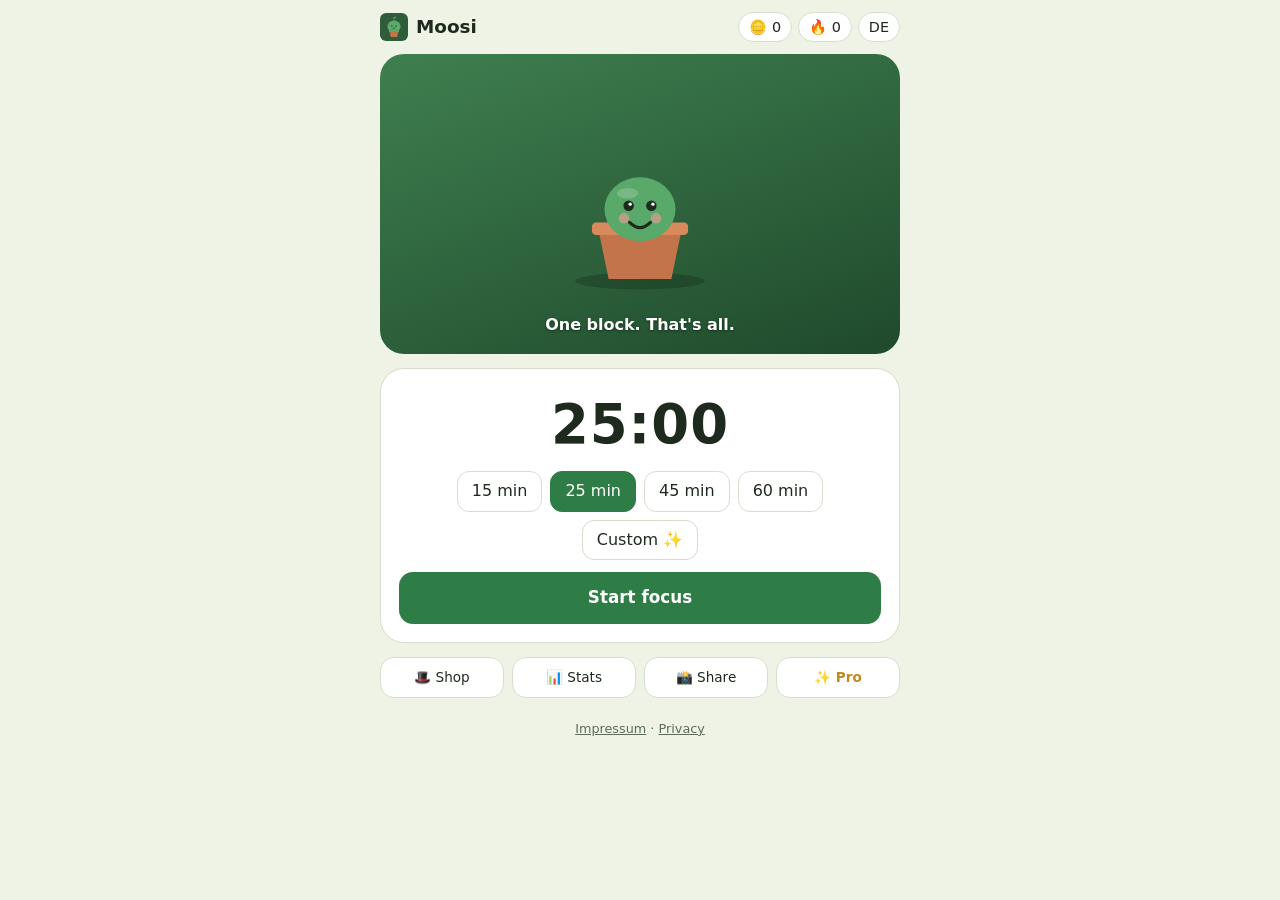
<file: index.html>
<!doctype html>
<html lang="de">
<head>
<meta charset="utf-8">
<meta name="viewport" content="width=device-width, initial-scale=1, viewport-fit=cover">
<title>Moosi – Fokus-Buddy</title>
<meta name="description" content="Moosi wächst, solange du fokussiert bleibst. Der gemütliche Fokus-Timer gegen Handy-Ablenkung.">
<meta name="theme-color" content="#2f5d3a">
<link rel="manifest" href="manifest.webmanifest">
<link rel="icon" href="icons/icon.svg" type="image/svg+xml">
<link rel="apple-touch-icon" href="icons/icon-192.png">
<link rel="stylesheet" href="style.css">
</head>
<body>
<header class="top">
  <div class="brand"><img src="icons/icon.svg" alt="" width="28" height="28"> Moosi</div>
  <div class="chips">
    <span class="chip" title="Münzen" id="coins">🪙 0</span>
    <span class="chip" title="Streak" id="streak">🔥 0</span>
    <button class="chip" id="langBtn" type="button">EN</button>
  </div>
</header>

<main>
  <section class="stage" id="stage" aria-live="polite">
    <div id="creature" class="creature"></div>
    <p class="msg" id="msg"></p>
  </section>

  <section class="timer">
    <div class="time" id="time">25:00</div>
    <div class="presets" id="presets"></div>
    <div class="custom" id="customRow" hidden>
      <input type="range" id="customRange" min="5" max="180" step="5" value="90">
      <span id="customLabel">90 min</span>
    </div>
    <button class="primary" id="mainBtn" type="button"></button>
  </section>

  <nav class="bar">
    <button type="button" data-open="shopDlg">🎩 <span data-t="shop"></span></button>
    <button type="button" data-open="statsDlg">📊 <span data-t="stats"></span></button>
    <button type="button" id="shareBtn">📸 <span data-t="share"></span></button>
    <button type="button" data-open="proDlg" class="pro">✨ Pro</button>
  </nav>
  <footer class="legal"><a href="impressum.html">Impressum</a> · <a href="datenschutz.html" data-t="privacy"></a></footer>
</main>

<dialog id="shopDlg"><form method="dialog"><h2 data-t="shop"></h2><div id="shopList" class="grid"></div><button class="close" data-t="close"></button></form></dialog>
<dialog id="statsDlg"><form method="dialog"><h2 data-t="stats"></h2><div id="statsBody"></div><button class="close" data-t="close"></button></form></dialog>
<dialog id="proDlg"><form method="dialog" id="proForm">
  <h2>✨ Moosi Pro</h2>
  <ul class="perks" id="perks"></ul>
  <p class="price"><b id="priceTag"></b> <span data-t="once"></span></p>
  <a class="primary buy" id="buyLink" target="_blank" rel="noopener" data-t="buy"></a>
  <label class="lic"><span data-t="haveKey"></span><input id="licInput" autocomplete="off" placeholder="XXXXXXXX-XXXXXXXX-XXXXXXXX-XXXXXXXX"></label>
  <button type="button" id="licBtn" data-t="activate"></button>
  <p class="small" id="licMsg"></p>
  <button class="close" data-t="close"></button>
</form></dialog>
<dialog id="returnDlg"><form method="dialog">
  <h2 data-t="backQ"></h2>
  <p data-t="backText"></p>
  <button value="lock" class="primary" data-t="backLock"></button>
  <button value="app" data-t="backApp"></button>
</form></dialog>

<script src="config.js"></script>
<script src="app.js"></script>
</body>
</html>
</file>
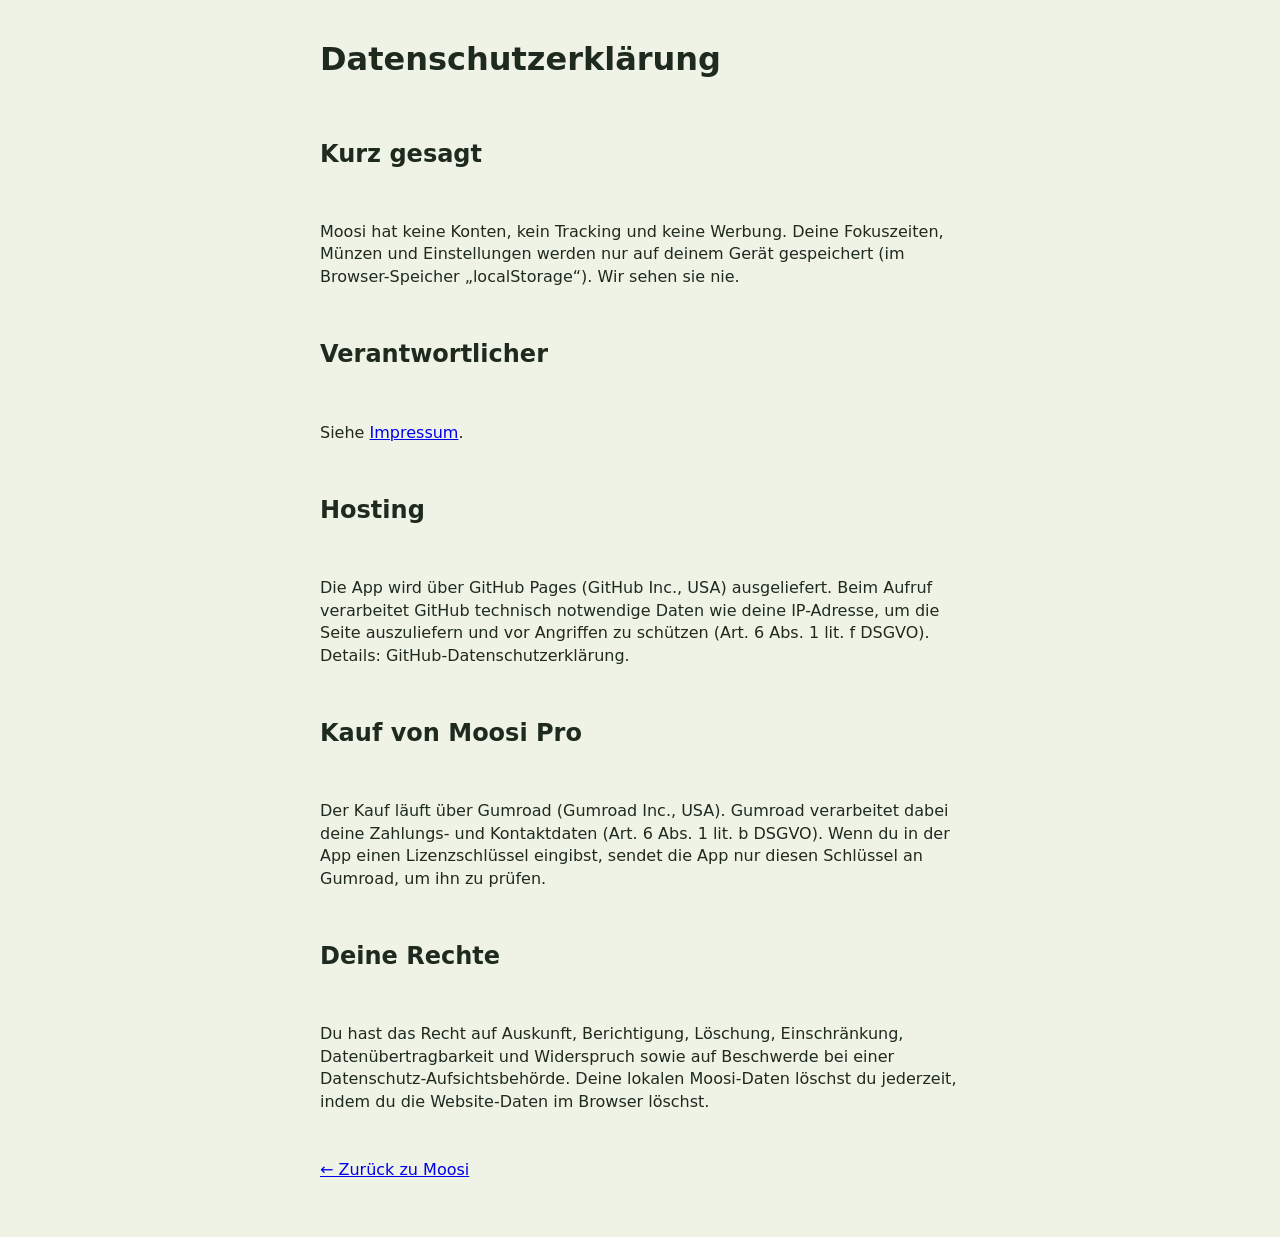
<file: datenschutz.html>
<!doctype html><html lang="de"><head><meta charset="utf-8"><meta name="viewport" content="width=device-width, initial-scale=1"><title>Datenschutz – Moosi</title><link rel="stylesheet" href="style.css"></head>
<body><main class="legal-page">
<h1>Datenschutzerklärung</h1>
<h2>Kurz gesagt</h2>
<p>Moosi hat keine Konten, kein Tracking und keine Werbung. Deine Fokuszeiten, Münzen und Einstellungen werden nur auf deinem Gerät gespeichert (im Browser-Speicher „localStorage“). Wir sehen sie nie.</p>
<h2>Verantwortlicher</h2>
<p>Siehe <a href="impressum.html">Impressum</a>.</p>
<h2>Hosting</h2>
<p>Die App wird über GitHub Pages (GitHub Inc., USA) ausgeliefert. Beim Aufruf verarbeitet GitHub technisch notwendige Daten wie deine IP-Adresse, um die Seite auszuliefern und vor Angriffen zu schützen (Art. 6 Abs. 1 lit. f DSGVO). Details: GitHub-Datenschutzerklärung.</p>
<h2>Kauf von Moosi Pro</h2>
<p>Der Kauf läuft über Gumroad (Gumroad Inc., USA). Gumroad verarbeitet dabei deine Zahlungs- und Kontaktdaten (Art. 6 Abs. 1 lit. b DSGVO). Wenn du in der App einen Lizenzschlüssel eingibst, sendet die App nur diesen Schlüssel an Gumroad, um ihn zu prüfen.</p>
<h2>Deine Rechte</h2>
<p>Du hast das Recht auf Auskunft, Berichtigung, Löschung, Einschränkung, Datenübertragbarkeit und Widerspruch sowie auf Beschwerde bei einer Datenschutz-Aufsichtsbehörde. Deine lokalen Moosi-Daten löschst du jederzeit, indem du die Website-Daten im Browser löschst.</p>
<p><a href="./">← Zurück zu Moosi</a></p>
</main></body></html>
</file>
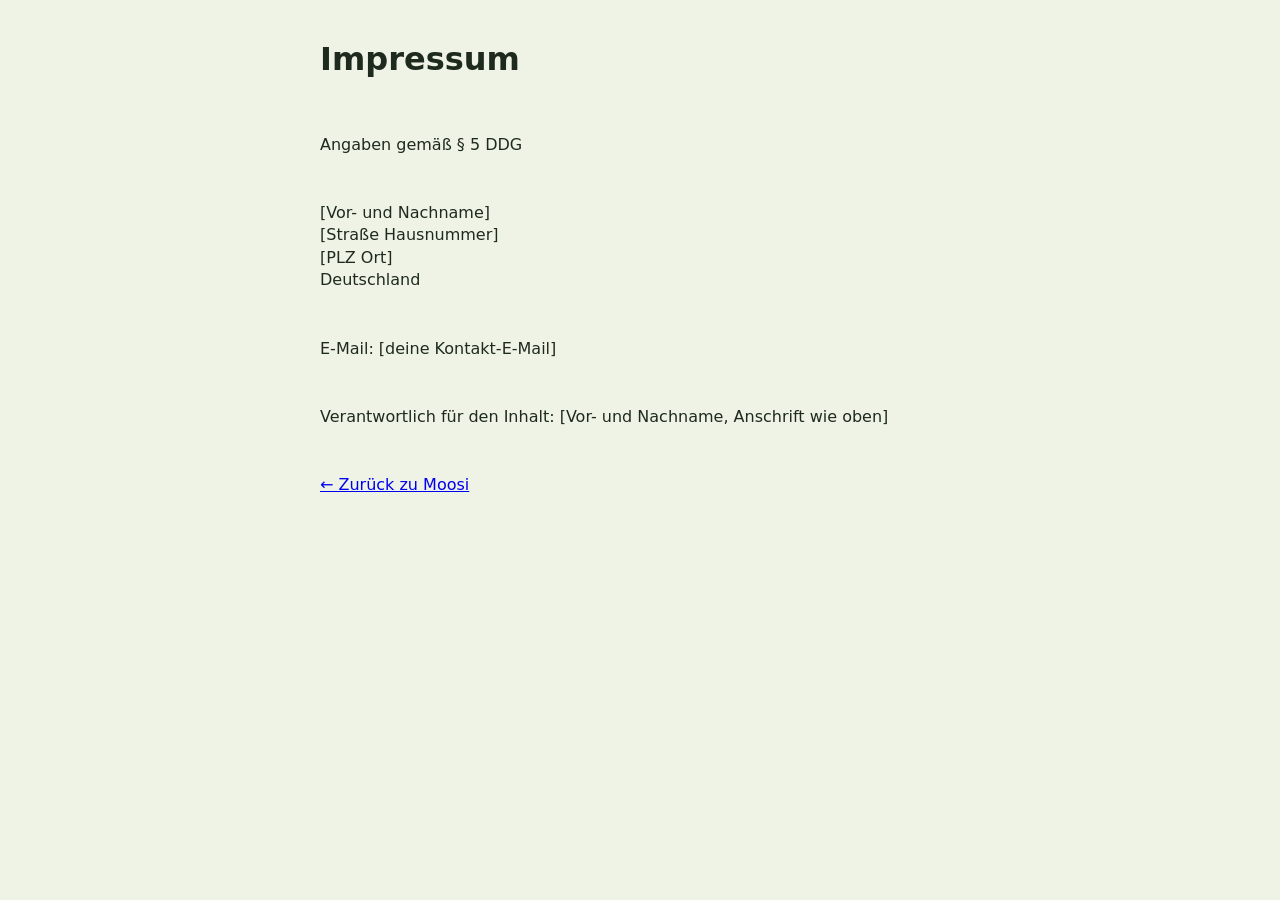
<file: impressum.html>
<!doctype html><html lang="de"><head><meta charset="utf-8"><meta name="viewport" content="width=device-width, initial-scale=1"><title>Impressum – Moosi</title><link rel="stylesheet" href="style.css"></head>
<body><main class="legal-page">
<h1>Impressum</h1>
<p>Angaben gemäß § 5 DDG</p>
<!-- TODO Consti: echte Angaben eintragen, bevor du Pro verkaufst (Pflicht in Deutschland). -->
<p>[Vor- und Nachname]<br>[Straße Hausnummer]<br>[PLZ Ort]<br>Deutschland</p>
<p>E-Mail: [deine Kontakt-E-Mail]</p>
<p>Verantwortlich für den Inhalt: [Vor- und Nachname, Anschrift wie oben]</p>
<p><a href="./">← Zurück zu Moosi</a></p>
</main></body></html>
</file>
<file: style.css>
[hidden] { display: none !important; }
:root {
  --bg: #eef3e6; --card: #ffffff; --ink: #1f2a1f; --muted: #5d6b5c;
  --accent: #2f7d46; --accent-ink: #ffffff; --line: #d6dfcc; --gold: #c08a1e;
}
@media (prefers-color-scheme: dark) {
  :root:not([data-theme="light"]) {
    --bg: #141a15; --card: #1e2620; --ink: #e8eee4; --muted: #9aa897;
    --accent: #58b072; --accent-ink: #0d1a10; --line: #2f3a31; --gold: #e2b44c;
  }
}
* { box-sizing: border-box; }
html, body { margin: 0; }
body {
  background: var(--bg); color: var(--ink);
  font: 16px/1.4 system-ui, -apple-system, "Segoe UI", Roboto, sans-serif;
  min-height: 100dvh; display: flex; flex-direction: column;
  padding: env(safe-area-inset-top) 16px env(safe-area-inset-bottom);
}
button, input { font: inherit; color: inherit; }
.top { display: flex; justify-content: space-between; align-items: center; padding: 12px 0; max-width: 520px; width: 100%; margin: 0 auto; }
.brand { display: flex; gap: 8px; align-items: center; font-weight: 700; font-size: 1.15rem; }
.chips { display: flex; gap: 6px; }
.chip { background: var(--card); border: 1px solid var(--line); border-radius: 999px; padding: 4px 10px; font-size: .9rem; cursor: default; }
button.chip { cursor: pointer; }
main { flex: 1; max-width: 520px; width: 100%; margin: 0 auto; display: flex; flex-direction: column; gap: 14px; }
.stage { border-radius: 24px; padding: 16px; text-align: center; transition: background .6s; min-height: 300px; display: flex; flex-direction: column; justify-content: center; }
.creature svg { width: 230px; height: 230px; max-width: 70vw; }
.creature.bob svg { animation: bob 3s ease-in-out infinite; }
@keyframes bob { 50% { transform: translateY(-6px); } }
@media (prefers-reduced-motion: reduce) { .creature.bob svg { animation: none; } }
.msg { margin: 6px 0 0; min-height: 1.4em; font-weight: 600; color: #fff; text-shadow: 0 1px 3px rgba(0,0,0,.45); }
.timer { background: var(--card); border: 1px solid var(--line); border-radius: 24px; padding: 18px; text-align: center; }
.time { font-size: 3.4rem; font-weight: 800; font-variant-numeric: tabular-nums; letter-spacing: 1px; }
.presets { display: flex; gap: 8px; justify-content: center; flex-wrap: wrap; margin: 8px 0 12px; }
.presets button { border: 1px solid var(--line); background: transparent; border-radius: 12px; padding: 8px 14px; cursor: pointer; }
.presets button[aria-pressed="true"] { background: var(--accent); color: var(--accent-ink); border-color: var(--accent); }
.presets button:disabled { opacity: .45; }
.custom { display: flex; gap: 10px; align-items: center; justify-content: center; margin-bottom: 12px; }
.custom input { width: 60%; accent-color: var(--accent); }
.primary { background: var(--accent); color: var(--accent-ink); border: 0; border-radius: 14px; padding: 14px 22px; font-weight: 700; font-size: 1.05rem; cursor: pointer; width: 100%; display: block; text-align: center; text-decoration: none; }
.primary.ghost { background: transparent; color: var(--muted); border: 1px solid var(--line); }
.bar { display: grid; grid-template-columns: repeat(4, 1fr); gap: 8px; }
.bar button { background: var(--card); border: 1px solid var(--line); border-radius: 14px; padding: 10px 4px; cursor: pointer; font-size: .85rem; }
.bar .pro { color: var(--gold); font-weight: 700; }
.legal { text-align: center; font-size: .8rem; color: var(--muted); padding: 8px 0 16px; }
.legal a { color: inherit; }
dialog { border: 1px solid var(--line); border-radius: 20px; background: var(--card); color: var(--ink); width: min(480px, calc(100vw - 32px)); max-height: 85dvh; padding: 18px; }
dialog::backdrop { background: rgba(0,0,0,.45); }
dialog h2 { margin: 0 0 12px; }
dialog button { display: block; width: 100%; margin-top: 8px; border-radius: 12px; padding: 10px; border: 1px solid var(--line); background: transparent; cursor: pointer; }
dialog .primary { border: 0; }
.close { color: var(--muted); }
.grid { display: grid; grid-template-columns: repeat(3, 1fr); gap: 8px; }
.item { border: 1px solid var(--line); border-radius: 14px; padding: 8px 4px; text-align: center; font-size: .8rem; cursor: pointer; background: transparent; margin: 0 !important; }
.item .ico { font-size: 1.8rem; display: block; }
.item.on { outline: 2px solid var(--accent); }
.item .cost { color: var(--muted); }
.section-title { grid-column: 1 / -1; margin: 6px 0 0; font-weight: 700; font-size: .9rem; color: var(--muted); }
.bars { display: flex; align-items: flex-end; gap: 6px; height: 120px; margin: 12px 0 4px; }
.bars div { flex: 1; background: var(--accent); border-radius: 6px 6px 2px 2px; min-height: 2px; position: relative; }
.bars-labels { display: flex; gap: 6px; font-size: .7rem; color: var(--muted); }
.bars-labels span { flex: 1; text-align: center; }
.kpis { display: grid; grid-template-columns: repeat(3, 1fr); gap: 8px; text-align: center; }
.kpis b { display: block; font-size: 1.4rem; }
.kpis span { font-size: .75rem; color: var(--muted); }
.perks { padding-left: 20px; }
.price { font-size: 1.1rem; }
.lic { display: block; margin-top: 14px; font-size: .9rem; }
.lic input { width: 100%; margin-top: 4px; padding: 10px; border-radius: 10px; border: 1px solid var(--line); background: var(--bg); }
.small { font-size: .85rem; color: var(--muted); min-height: 1.2em; }
.legal-page { max-width: 640px; margin: 0 auto; padding: 16px 0 40px; }
</file>
